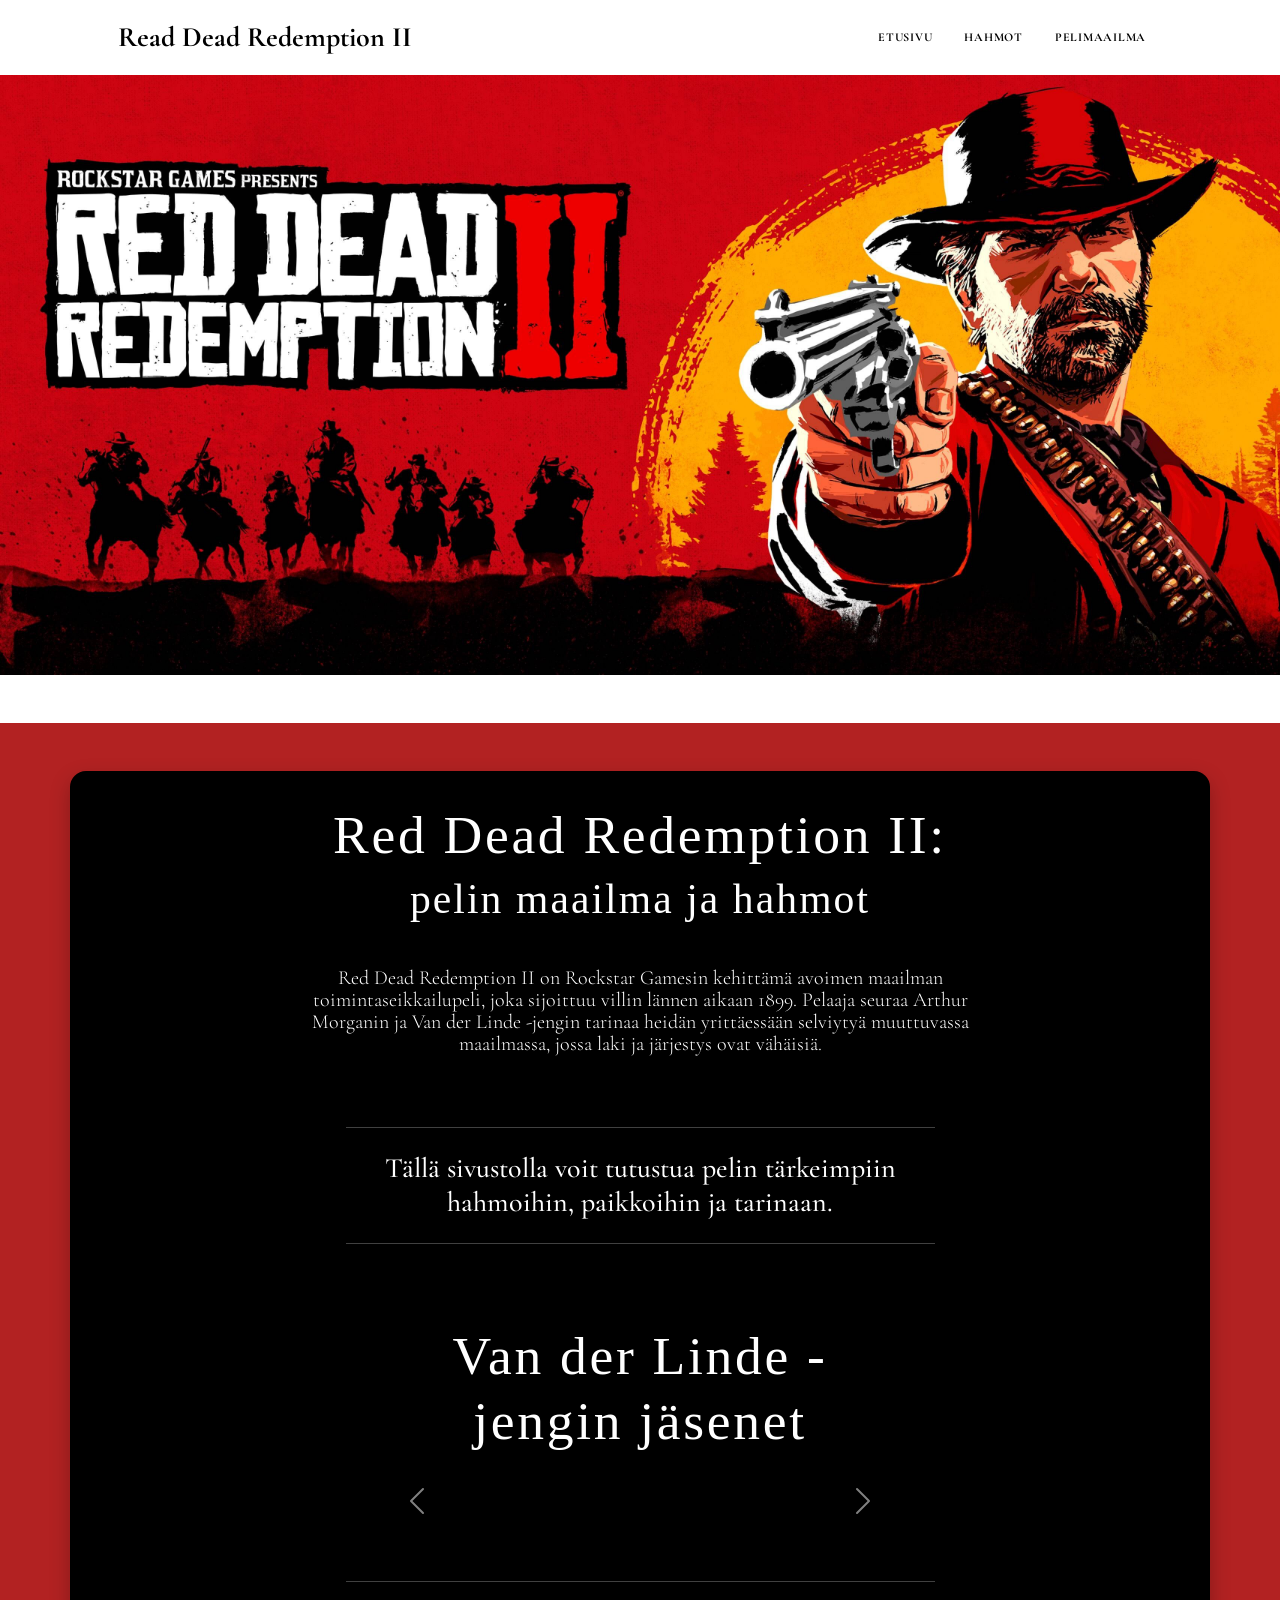
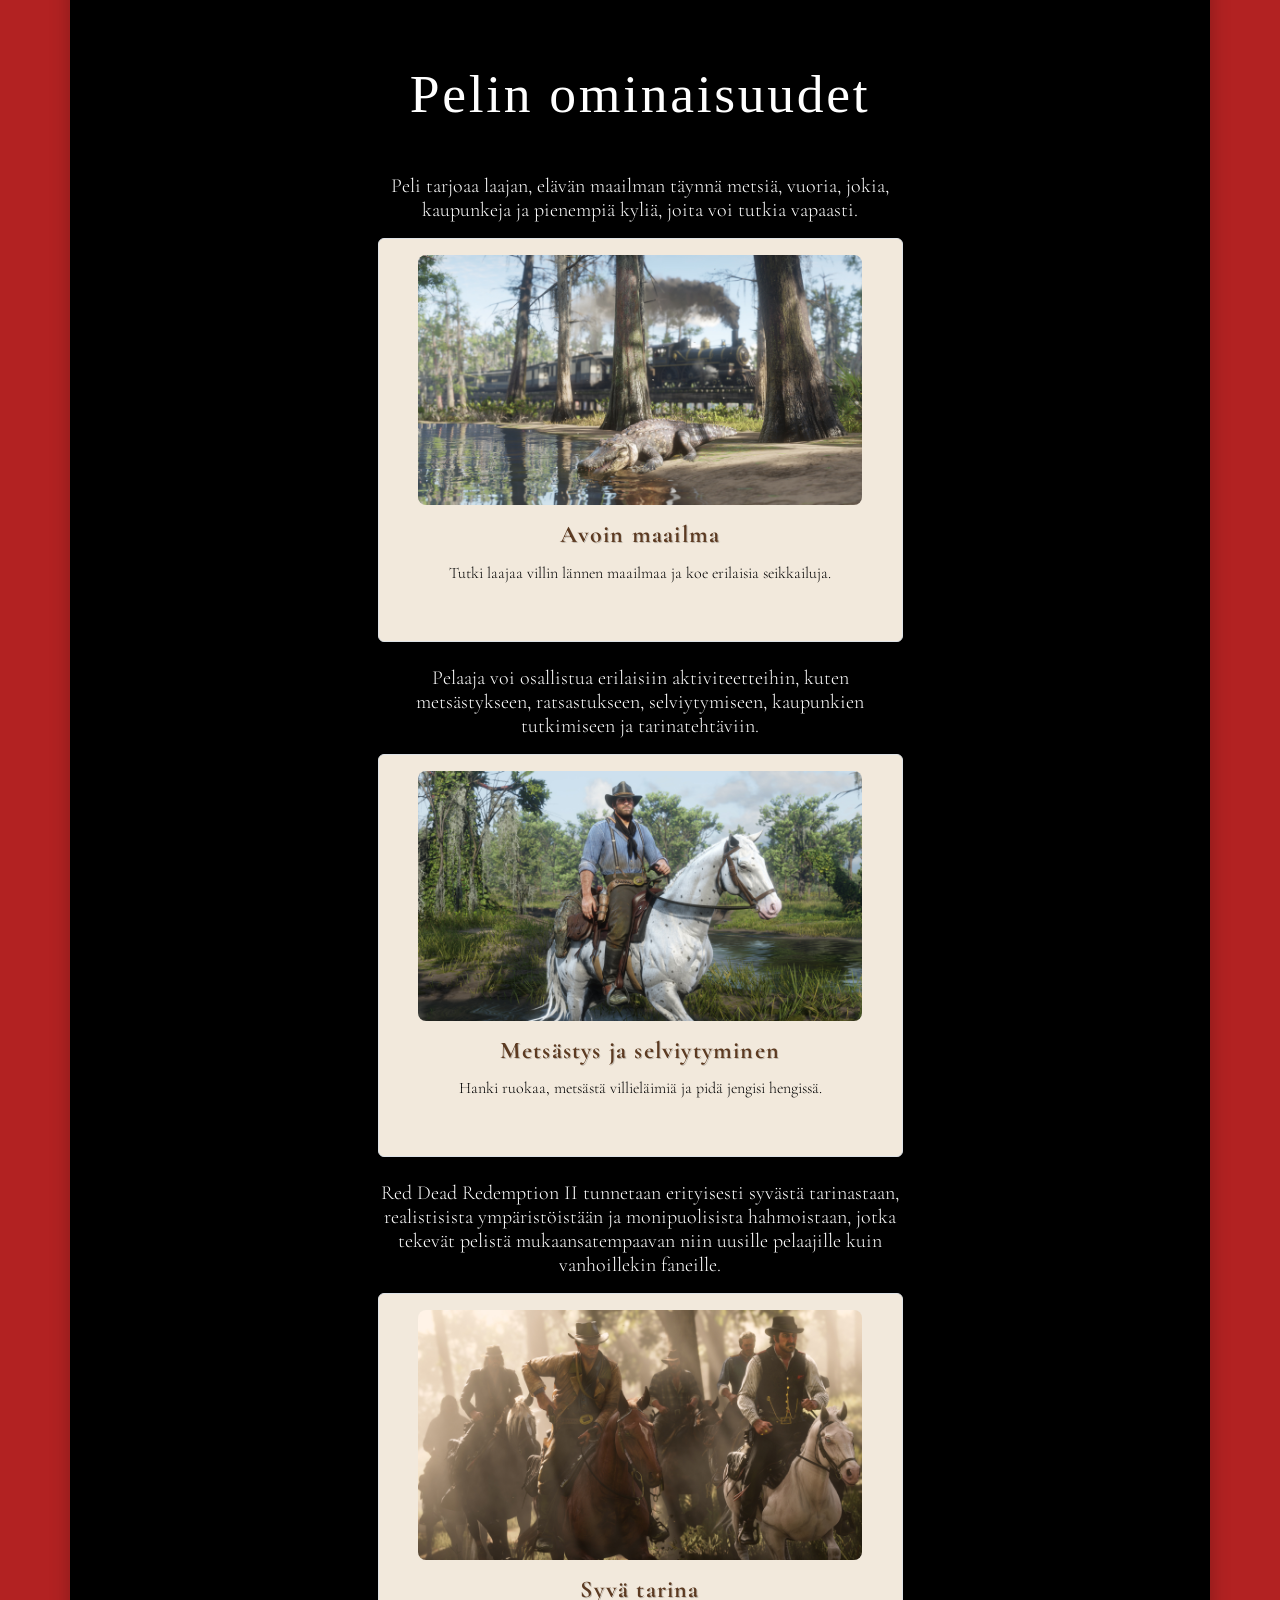
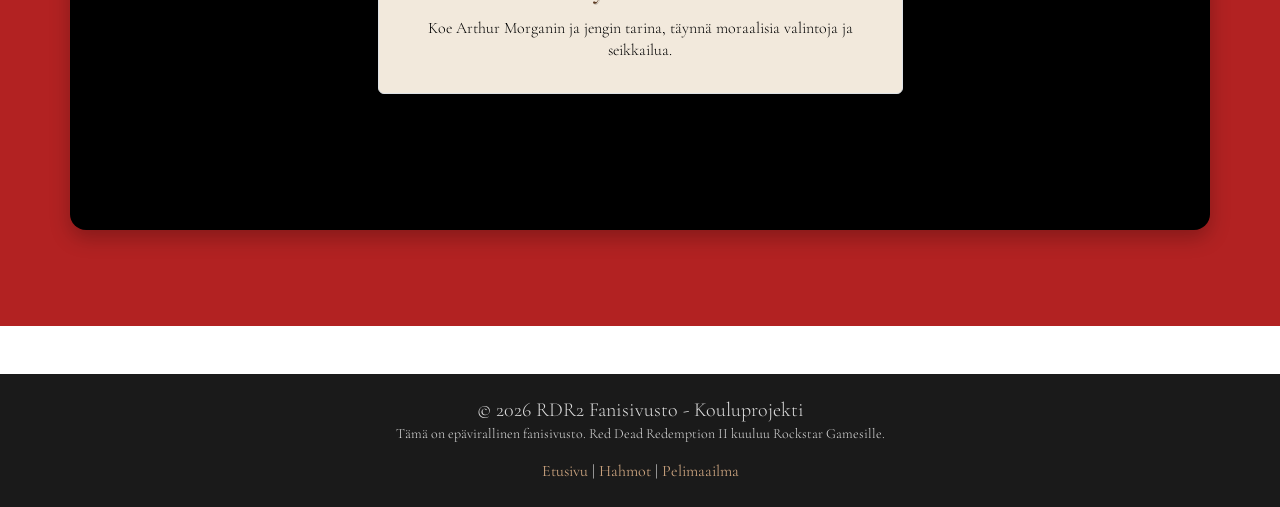
<file: index.html>
<!DOCTYPE html>
<html lang="en">

<head>
    <meta charset="utf-8" />
    <meta name="viewport" content="width=device-width, initial-scale=1 " />
    <meta name="description" content="" />
    <meta name="author" content="" />
    <title>RDRII Fanisivusto </title>
    <!-- Google fontti-->
    <link href="https://fonts.googleapis.com/css2?family=Cormorant+Garamond&family=Smokum&display=swap" rel="stylesheet"
        type="text/css" />
    <!-- Boostrap ja oma CSS-->
    <link href="styles.css" rel="stylesheet" />
    <link href="https://cdn.jsdelivr.net/npm/bootstrap@5.3.2/dist/css/bootstrap.min.css" rel="stylesheet">
    <script src="https://cdn.jsdelivr.net/npm/bootstrap@5.3.2/dist/js/bootstrap.bundle.min.js"></script>
</head>

<body>
    <!-- Navigaatio-->
    <nav class="navbar navbar-expand-lg navbar-light" id="mainNav">
        <div class="container px-4 px-lg-5">
            <a class="navbar-brand" href="index.html">Read Dead Redemption II</a>
            <button class="navbar-toggler" type="button" data-bs-toggle="collapse" data-bs-target="#navbarResponsive"
                aria-controls="navbarResponsive" aria-expanded="false" aria-label="Toggle navigation">
                Menu
                <i class="fas fa-bars"></i>
            </button>
            <div class="collapse navbar-collapse" id="navbarResponsive">
                <ul class="navbar-nav ms-auto py-4 py-lg-0">
                    <li class="nav-item"><a class="nav-link px-lg-3 py-3 py-lg-4" href="index.html">Etusivu</a></li>
                    <li class="nav-item"><a class="nav-link px-lg-3 py-3 py-lg-4" href="characters.html">Hahmot</a></li>
                    <li class="nav-item"><a class="nav-link px-lg-3 py-3 py-lg-4" href="world.html">Pelimaailma</a></li>
                </ul>
            </div>
        </div>
    </nav>

    <!-- Hero Header -->
    <header class="masthead" style="background-image: url('assets/img/home-bg.jpg')">
        <div class="container position-relative px-4 px-lg-5">
        </div>
    </header>

    <!-- Main Content-->
    <main class="page-content" style="color: #FFFFFF;">
        <div class="container px-4 px-lg-5 justify-content-center">
            <div class="row gx-4 gx-lg-5 justify-content-center">
                <!-- Esittelyteksti -->
                <div class="row gx-4 gx-lg-5 justify-content-center">
                    <div class="col-md-12 col-lg-10 col-xl-9">
                        <div class="site-heading">
                            <h1>Red Dead Redemption II: </h1>
                            <h2>pelin maailma ja hahmot </h2><br>
                            <span class="subheading">
                                Red Dead Redemption II on Rockstar Gamesin kehittämä avoimen maailman
                                toimintaseikkailupeli, joka sijoittuu villin lännen aikaan 1899.
                                Pelaaja seuraa Arthur Morganin ja Van der Linde -jengin tarinaa heidän yrittäessään
                                selviytyä muuttuvassa maailmassa, jossa laki ja järjestys ovat vähäisiä.
                                <br>
                            </span>
                        </div>
                    </div>
                </div>
                <!-- Divider-->
                <div class="col-12 col-lg-10 col-xl-7 text-center">
                    <hr class="my-4" />
                </div>

                <div class="col-12 col-lg-10 col-xl-7 text-center">
                    <div class="post-preview">
                        <h3>Tällä sivustolla voit tutustua pelin tärkeimpiin hahmoihin, paikkoihin ja tarinaan.</h3>
                    </div>
                    <!-- Divider-->
                    <hr class="my-4" />

                    <!-- Kuvakaruselli -->
                    <section class="container my-5">
                        <h1 class="text-center mb-4">Van der Linde -jengin jäsenet</h1><br>
                        <div id="Carousel" class="carousel slide" data-bs-ride="carousel">
                            <div class="carousel-inner" id="carousel-content"></div>

                            <button class="carousel-control-prev" type="button" data-bs-target="#Carousel"
                                data-bs-slide="prev" aria-label="Previous slide">
                                <span class="carousel-control-prev-icon" aria-hidden="true"></span>
                            </button>

                            <button class="carousel-control-next" type="button" data-bs-target="#Carousel"
                                data-bs-slide="next" aria-label="Next slide">
                                <span class="carousel-control-next-icon" aria-hidden="true"></span>
                            </button>

                        </div>
                    </section>

                    <script>
                        document.addEventListener("DOMContentLoaded", function () {
                            fetch("https://api.jsonbin.io/v3/b/69ac94f8d0ea881f40fa2c72")
                                .then(response => response.json())
                                .then(data => {
                                    const carousel = document.getElementById("carousel-content");
                                    data.record.forEach((member, index) => {
                                        const item = document.createElement("div");
                                        item.className = "carousel-item" + (index === 0 ? " active" : "");
                                        item.innerHTML = `
                                <img src="${member.image}" class="d-block w-100 img-fluid" alt="${member.name}">
                                <div class="carousel-caption bg-dark bg-opacity-50 rounded p-2">
                                    <h5>${member.name}</h5>
                                    <p>${member.role}</p>
                                    <p>${member.description}</p>
                                </div>
                                `;
                                        carousel.appendChild(item);
                                    });
                                })
                                .catch(err => console.error("JSON fetch error:", err));
                        });
                    </script>

                    <!-- Divider -->
                    <hr class="my-4" />

                    <!--  Pelin ominaisuudet  -->
                    <section class="container my-5">
                        <h1 class="text-center mb-4">Pelin ominaisuudet</h1><br>
                        <div class="row justify-content-center text-center">

                            <br>
                            <div class="post-preview">
                                <p>Peli tarjoaa laajan, elävän maailman täynnä metsiä, vuoria, jokia, kaupunkeja ja
                                    pienempiä kyliä, joita voi tutkia vapaasti.
                            </div>
                            <div class="col-12 mb-4 d-flex">
                                <div class="feature-card p-3 border rounded shadow-sm flex-fill">
                                    <img src="assets/img/open-world.jpg" alt="Avoin maailma" class="img-fluid mb-3" />
                                    <h4>Avoin maailma</h4>
                                    <p>Tutki laajaa villin lännen maailmaa ja koe erilaisia seikkailuja.</p><br>
                                </div>
                            </div>

                            <br>
                            <div class="post-preview">
                                <p>Pelaaja voi osallistua erilaisiin aktiviteetteihin, kuten metsästykseen,
                                    ratsastukseen, selviytymiseen, kaupunkien tutkimiseen ja tarinatehtäviin.</p>
                            </div>
                            <div class="col-12 mb-4 d-flex">
                                <div class="feature-card p-3 border rounded shadow-sm flex-fill">
                                    <img src="assets/img/hunting.jpg" alt="Metsästys" class="img-fluid mb-3" />
                                    <h4>Metsästys ja selviytyminen</h4>
                                    <p>Hanki ruokaa, metsästä villieläimiä ja pidä jengisi hengissä.</p><br>
                                </div>
                            </div>

                            <br>
                            <div class="post-review ">
                                <p>Red Dead Redemption II tunnetaan erityisesti syvästä tarinastaan, realistisista
                                    ympäristöistään ja monipuolisista hahmoistaan, jotka tekevät pelistä
                                    mukaansatempaavan niin uusille pelaajille kuin vanhoillekin faneille.</p>
                            </div>
                            <div class="col-12 mb-4 d-flex">
                                <div class="feature-card p-3 border rounded shadow-sm flex-fill">
                                    <img src="assets/img/story.jpg" alt="Tarina" class="img-fluid mb-3" />
                                    <h4>Syvä tarina</h4>
                                    <p>Koe Arthur Morganin ja jengin tarina, täynnä moraalisia valintoja ja seikkailua.
                                    </p>
                                </div>
                            </div>
                        </div>
                    </section>
                </div>
            </div>
        </div>
    </main>

    <!-- Footer-->
    <footer class="site-footer text-center py-4 mt-5">
        <div class="container">
            <p class="mb-1">© 2026 RDR2 Fanisivusto - Kouluprojekti</p>
            <p class="small">
                Tämä on epävirallinen fanisivusto. Red Dead Redemption II kuuluu Rockstar Gamesille.
            </p>
            <div class="footer-links mt-2">
                <a href="index.html">Etusivu</a> |
                <a href="characters.html">Hahmot</a> |
                <a href="world.html">Pelimaailma</a>
            </div>
        </div>
    </footer>
</body>

</html>
</file>
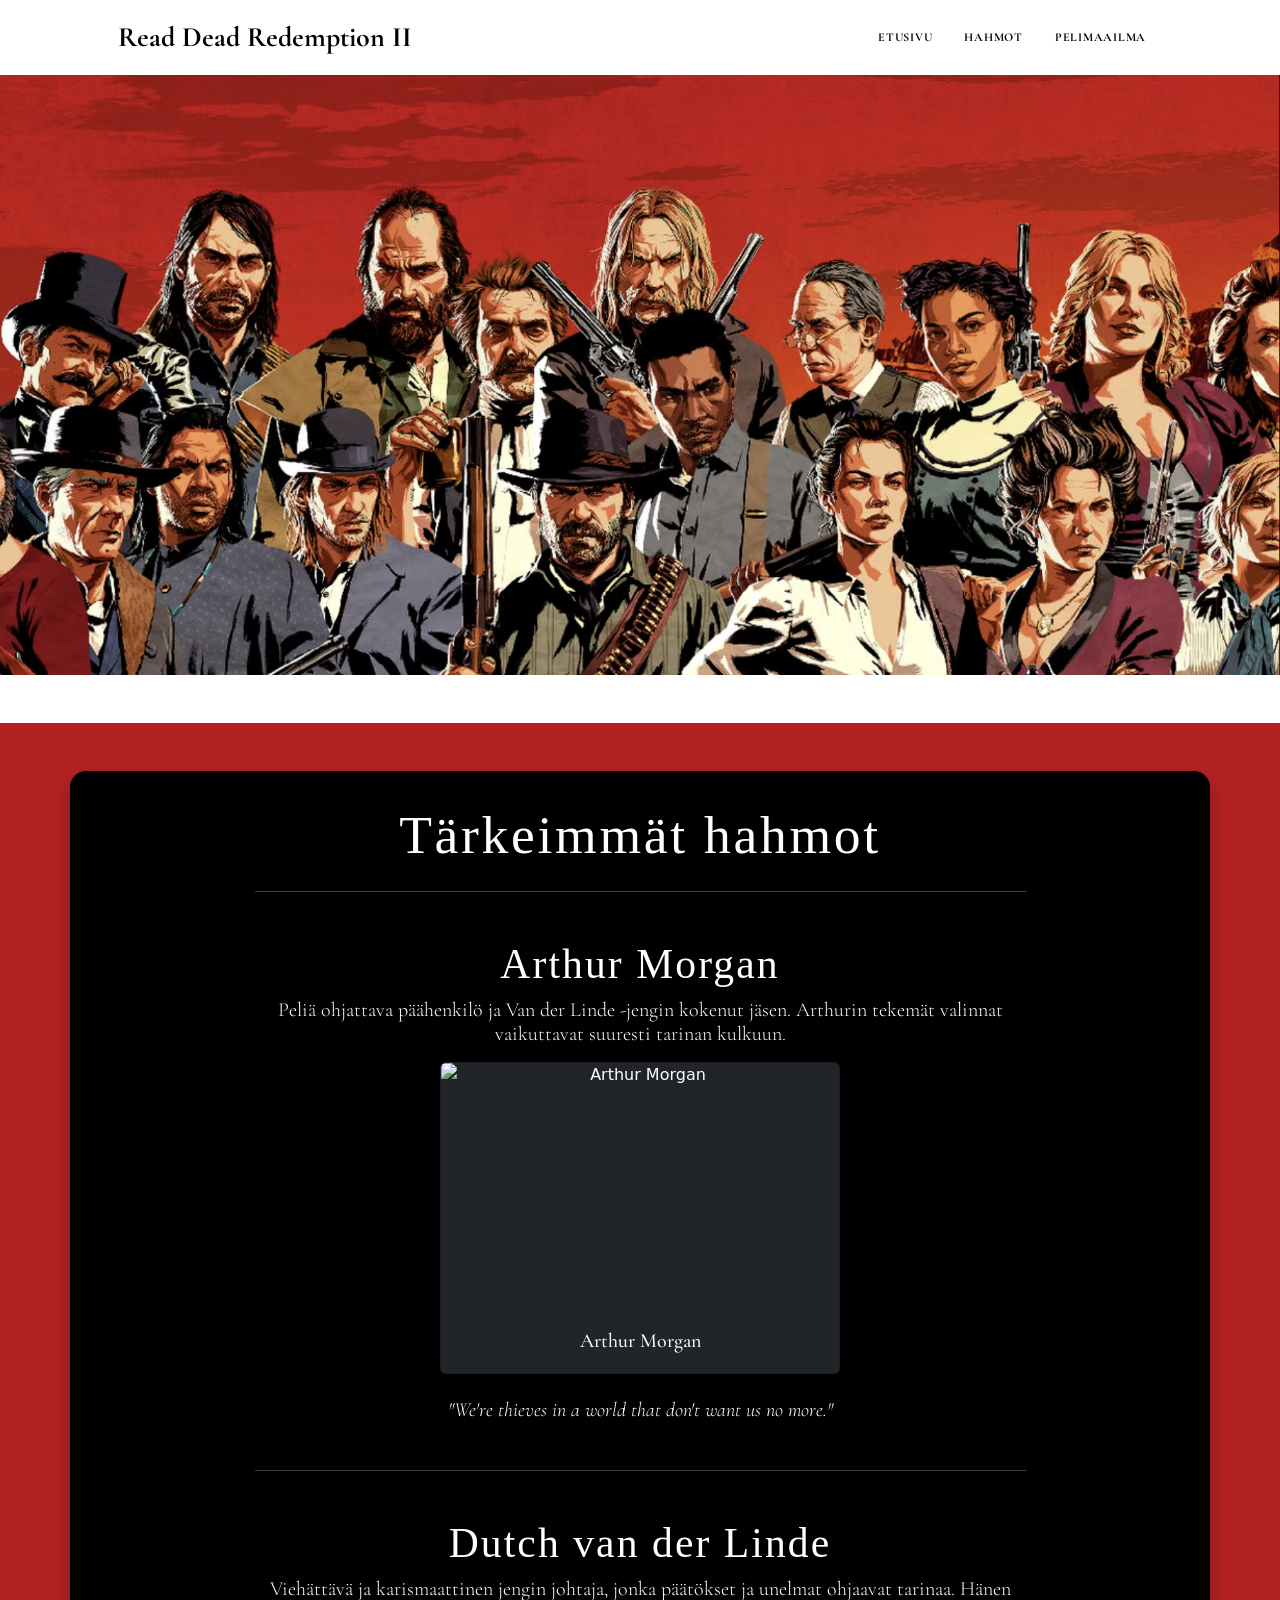
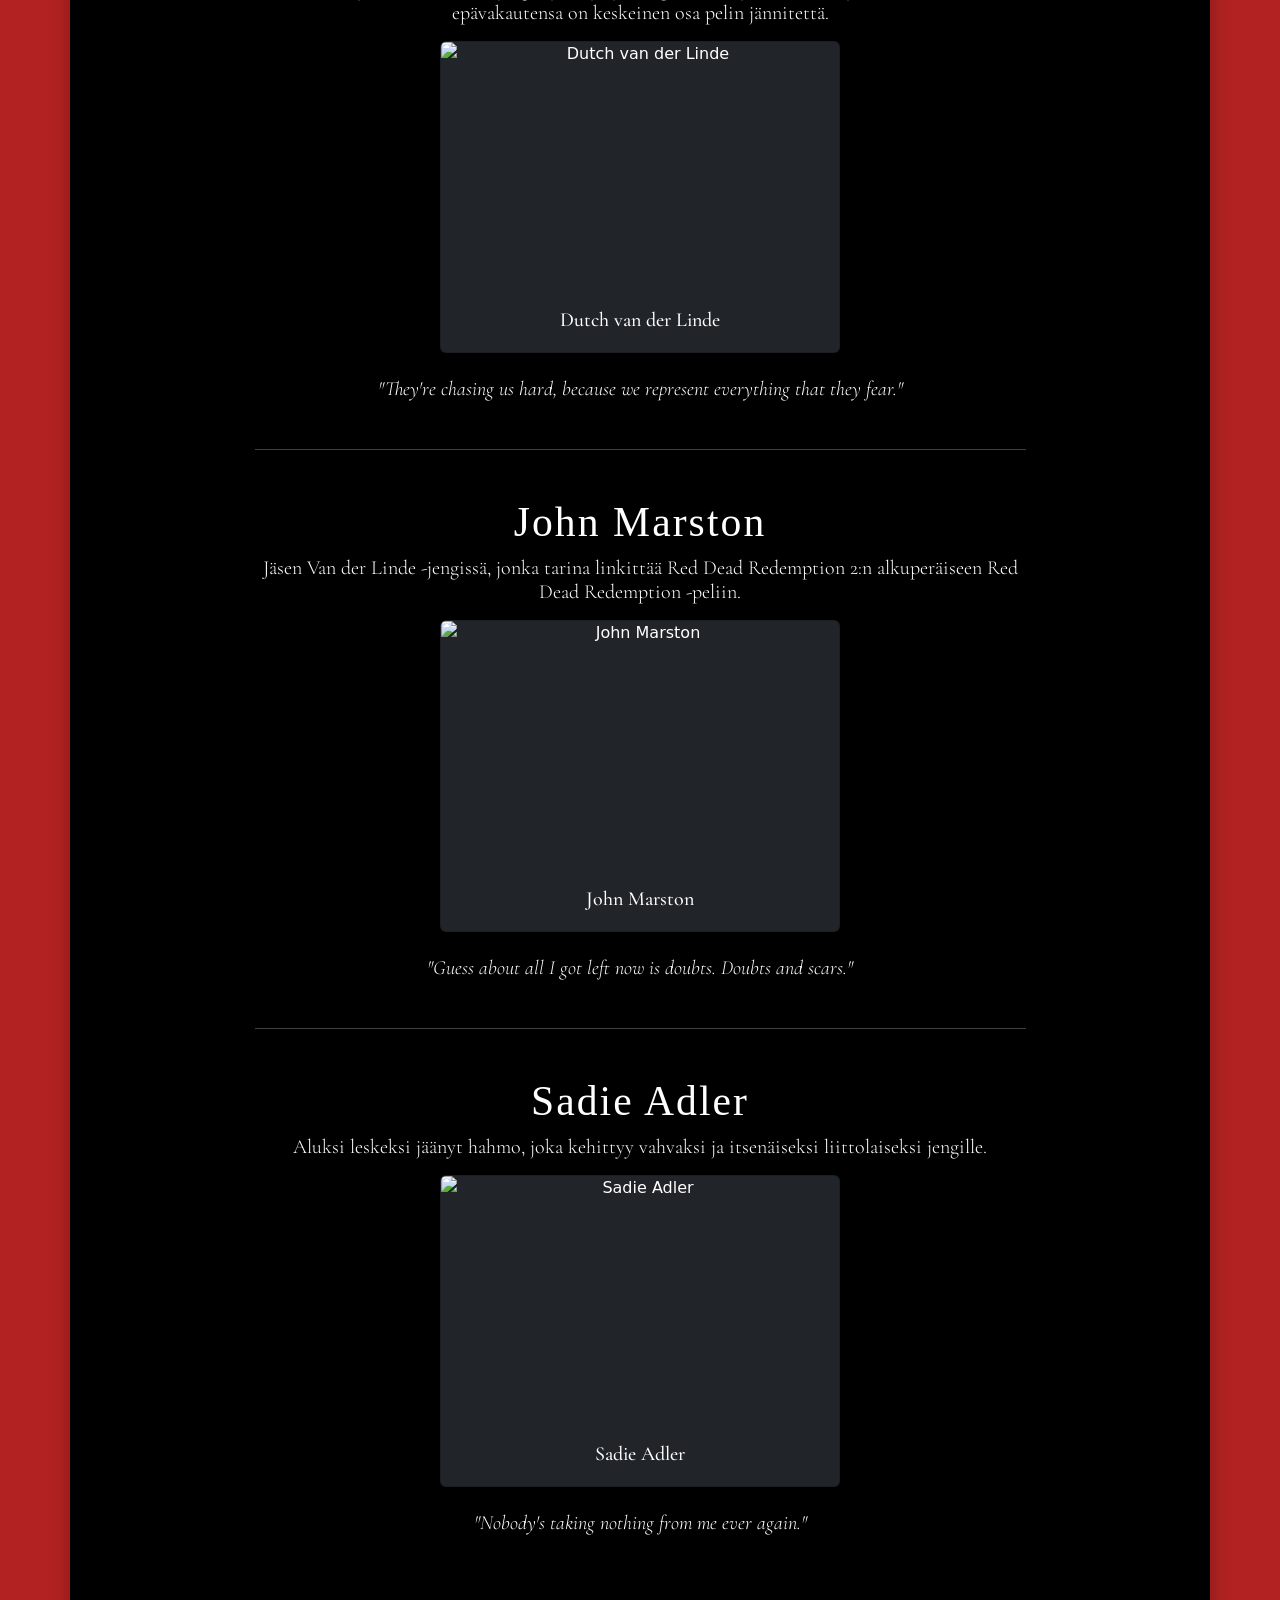
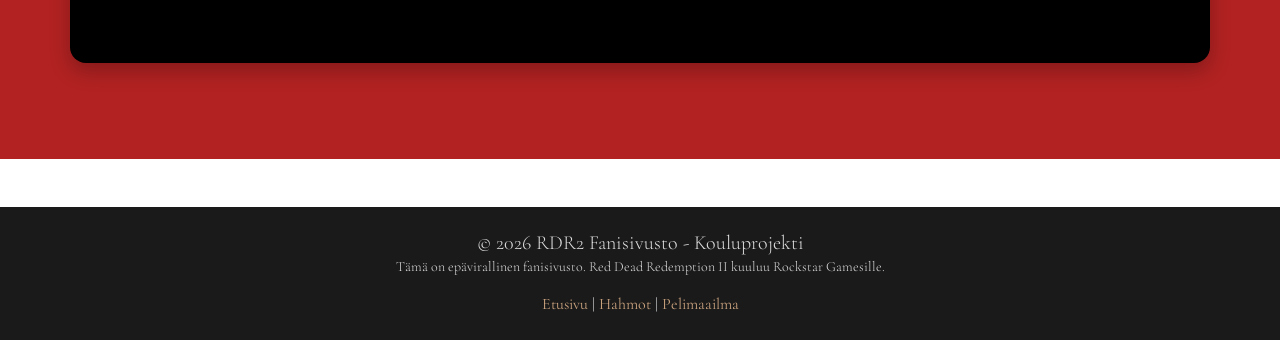
<file: characters.html>
<!DOCTYPE html>
<html lang="en">

<head>
    <meta charset="utf-8" />
    <meta name="viewport" content="width=device-width, initial-scale=1 " />
    <meta name="description" content="" />
    <meta name="author" content="" />
    <title>RDRII Fanisivusto </title>
    <!-- Google fontti-->
    <link href="https://fonts.googleapis.com/css2?family=Cormorant+Garamond&family=Smokum&display=swap" rel="stylesheet"
        type="text/css" />
    <!-- Boostrap ja oma CSS-->
    <link href="styles.css" rel="stylesheet" />
    <link href="https://cdn.jsdelivr.net/npm/bootstrap@5.3.2/dist/css/bootstrap.min.css" rel="stylesheet">
    <script src="https://cdn.jsdelivr.net/npm/bootstrap@5.3.2/dist/js/bootstrap.bundle.min.js"></script>
</head>

<body>
    <!-- Navigaatio-->
    <nav class="navbar navbar-expand-lg navbar-light" id="mainNav">
        <div class="container px-4 px-lg-5">
            <a class="navbar-brand" href="index.html">Read Dead Redemption II</a>
            <button class="navbar-toggler" type="button" data-bs-toggle="collapse" data-bs-target="#navbarResponsive"
                aria-controls="navbarResponsive" aria-expanded="false" aria-label="Toggle navigation">
                Menu
                <i class="fas fa-bars"></i>
            </button>
            <div class="collapse navbar-collapse" id="navbarResponsive">
                <ul class="navbar-nav ms-auto py-4 py-lg-0">
                    <li class="nav-item"><a class="nav-link px-lg-3 py-3 py-lg-4" href="index.html">Etusivu</a></li>
                    <li class="nav-item"><a class="nav-link px-lg-3 py-3 py-lg-4" href="characters.html">Hahmot</a></li>
                    <li class="nav-item"><a class="nav-link px-lg-3 py-3 py-lg-4" href="world.html">Pelimaailma</a></li>
                </ul>
            </div>
        </div>
    </nav>

    <!-- Hero Header -->
    <header class="masthead" style="background-image: url('assets/img/gang.png')">
        <div class="container position-relative px-4 px-lg-5">
        </div>
    </header>

    <!-- Main Content -->
    <main class="page-content" style="color: #FFFFFF;">
        <div class="container px-4 px-lg-5 justify-content-center">
            <!-- Esittelyteksti -->
            <div class="row gx-4 gx-lg-5 justify-content-center">
                <div class="col-md-12 col-lg-10 col-xl-9">
                    <div class="site-heading">
                        <h1>Tärkeimmät hahmot</h1>
                        <!-- Divider-->
                        <hr class="my-4" />
                        <!-- Arthur Morgan -->
                        <section class="my-5">
                            <h2>Arthur Morgan</h2>
                            <p>Peliä ohjattava päähenkilö ja Van der Linde -jengin kokenut jäsen.
                                Arthurin tekemät valinnat vaikuttavat suuresti tarinan kulkuun.</p>
                            <div class="card text-center bg-dark text-white shadow-sm mx-auto"
                                style="max-width: 400px;">
                                <img id="arthur-image" class="card-img-top img-fluid" alt="Arthur Morgan"
                                    style="object-fit: cover; object-position: top center; height: 250px;">
                                <div class="card-body">
                                    <h5 class="card-title">Arthur Morgan</h5>
                                    <h6 class="card-subtitle mb-2 " id="arthur-role"></h6>
                                </div>
                            </div>
                            <p><br><i> "We're thieves in a world that don't want us no more."</i></p>
                        </section>

                        <!-- Dutch van der Linde  -->
                        <section class="my-5">
                            <hr class="my-4" /><br>
                            <h2>Dutch van der Linde</h2>
                            <p>Viehättävä ja karismaattinen jengin johtaja, jonka päätökset ja unelmat ohjaavat tarinaa.
                                Hänen epävakautensa on keskeinen osa pelin jännitettä.</p>

                            <div class="card text-center bg-dark text-white shadow-sm mx-auto"
                                style="max-width: 400px;">
                                <img id="dutch-image" class="card-img-top img-fluid" alt="Dutch van der Linde"
                                    style="object-fit: cover; object-position: center 27%; height: 250px;">
                                <div class="card-body">
                                    <h5 class="card-title">Dutch van der Linde</h5>
                                    <h6 class="card-subtitle mb-2 " id="dutch-role"></h6>
                                </div>
                            </div>
                            <p><br><i> "They're chasing us hard, because we represent everything that they fear."</i>
                            </p>
                        </section>

                        <!-- John Marston -->
                        <section class="my-5">
                            <hr class="my-4" /><br>
                            <h2>John Marston</h2>
                            <p>Jäsen Van der Linde -jengissä, jonka tarina linkittää Red Dead Redemption 2:n
                                alkuperäiseen Red Dead Redemption -peliin.</p>

                            <div class="card text-center bg-dark text-white shadow-sm mx-auto"
                                style="max-width: 400px;">
                                <img id="john-image" class="card-img-top img-fluid" alt="John Marston"
                                    style="object-fit: cover; object-position: center 30%; height: 250px;">
                                <div class="card-body">
                                    <h5 class="card-title">John Marston</h5>
                                    <h6 class="card-subtitle mb-2" id="john-role"></h6>
                                </div>
                            </div>
                            <p><br><i> "Guess about all I got left now is doubts. Doubts and scars."</i></p>
                        </section>

                        <!-- Sadie Adler  -->
                        <section class="my-5">
                            <hr class="my-4" /><br>
                            <h2>Sadie Adler</h2>
                            <p>Aluksi leskeksi jäänyt hahmo, joka kehittyy vahvaksi ja itsenäiseksi liittolaiseksi
                                jengille.</p>
                            <div class="card text-center bg-dark text-white shadow-sm mx-auto"
                                style="max-width: 400px;">
                                <img id="sadie-image" class="card-img-top img-fluid" alt="Sadie Adler"
                                    style="object-fit: cover; object-position: top; height: 250px;">
                                <div class="card-body">
                                    <h5 class="card-title">Sadie Adler</h5>
                                    <h6 class="card-subtitle mb-2 " id="sadie-role"></h6>
                                </div>
                            </div>
                            <p><br><i> "Nobody's taking nothing from me ever again."</i></p>
                        </section>

                        <script>
                            document.addEventListener("DOMContentLoaded", function () {
                                const jsonURL = "https://api.jsonbin.io/v3/b/69ac94f8d0ea881f40fa2c72";

                                fetch(jsonURL)
                                    .then(response => response.json())
                                    .then(data => {
                                        const members = data.record || [];

                                        // Funktio yhdelle hahmolle
                                        function setCharacter(idPrefix, characterName) {
                                            const charData = members.find(member => member.name === characterName);
                                            if (charData) {
                                                document.getElementById(`${idPrefix}-image`).src = charData.image;
                                                document.getElementById(`${idPrefix}-role`).textContent = charData.role;
                                            }
                                        }

                                        setCharacter("arthur", "Arthur Morgan");
                                        setCharacter("dutch", "Dutch van der Linde");
                                        setCharacter("john", "John Marston");
                                        setCharacter("sadie", "Sadie Adler");
                                    })
                                    .catch(err => console.error("JSON fetch error:", err));
                            });
                        </script>
                    </div>
                </div>
            </div>
    </main>

    <!-- Footer-->
    <footer class="site-footer text-center py-4 mt-5">
        <div class="container">
            <p class="mb-1">© 2026 RDR2 Fanisivusto - Kouluprojekti</p>
            <p class="small">
                Tämä on epävirallinen fanisivusto. Red Dead Redemption II kuuluu Rockstar Gamesille.
            </p>
            <div class="footer-links mt-2">
                <a href="index.html">Etusivu</a> |
                <a href="characters.html">Hahmot</a> |
                <a href="world.html">Pelimaailma</a>
            </div>
        </div>
    </footer>
</body>

</html>
</file>
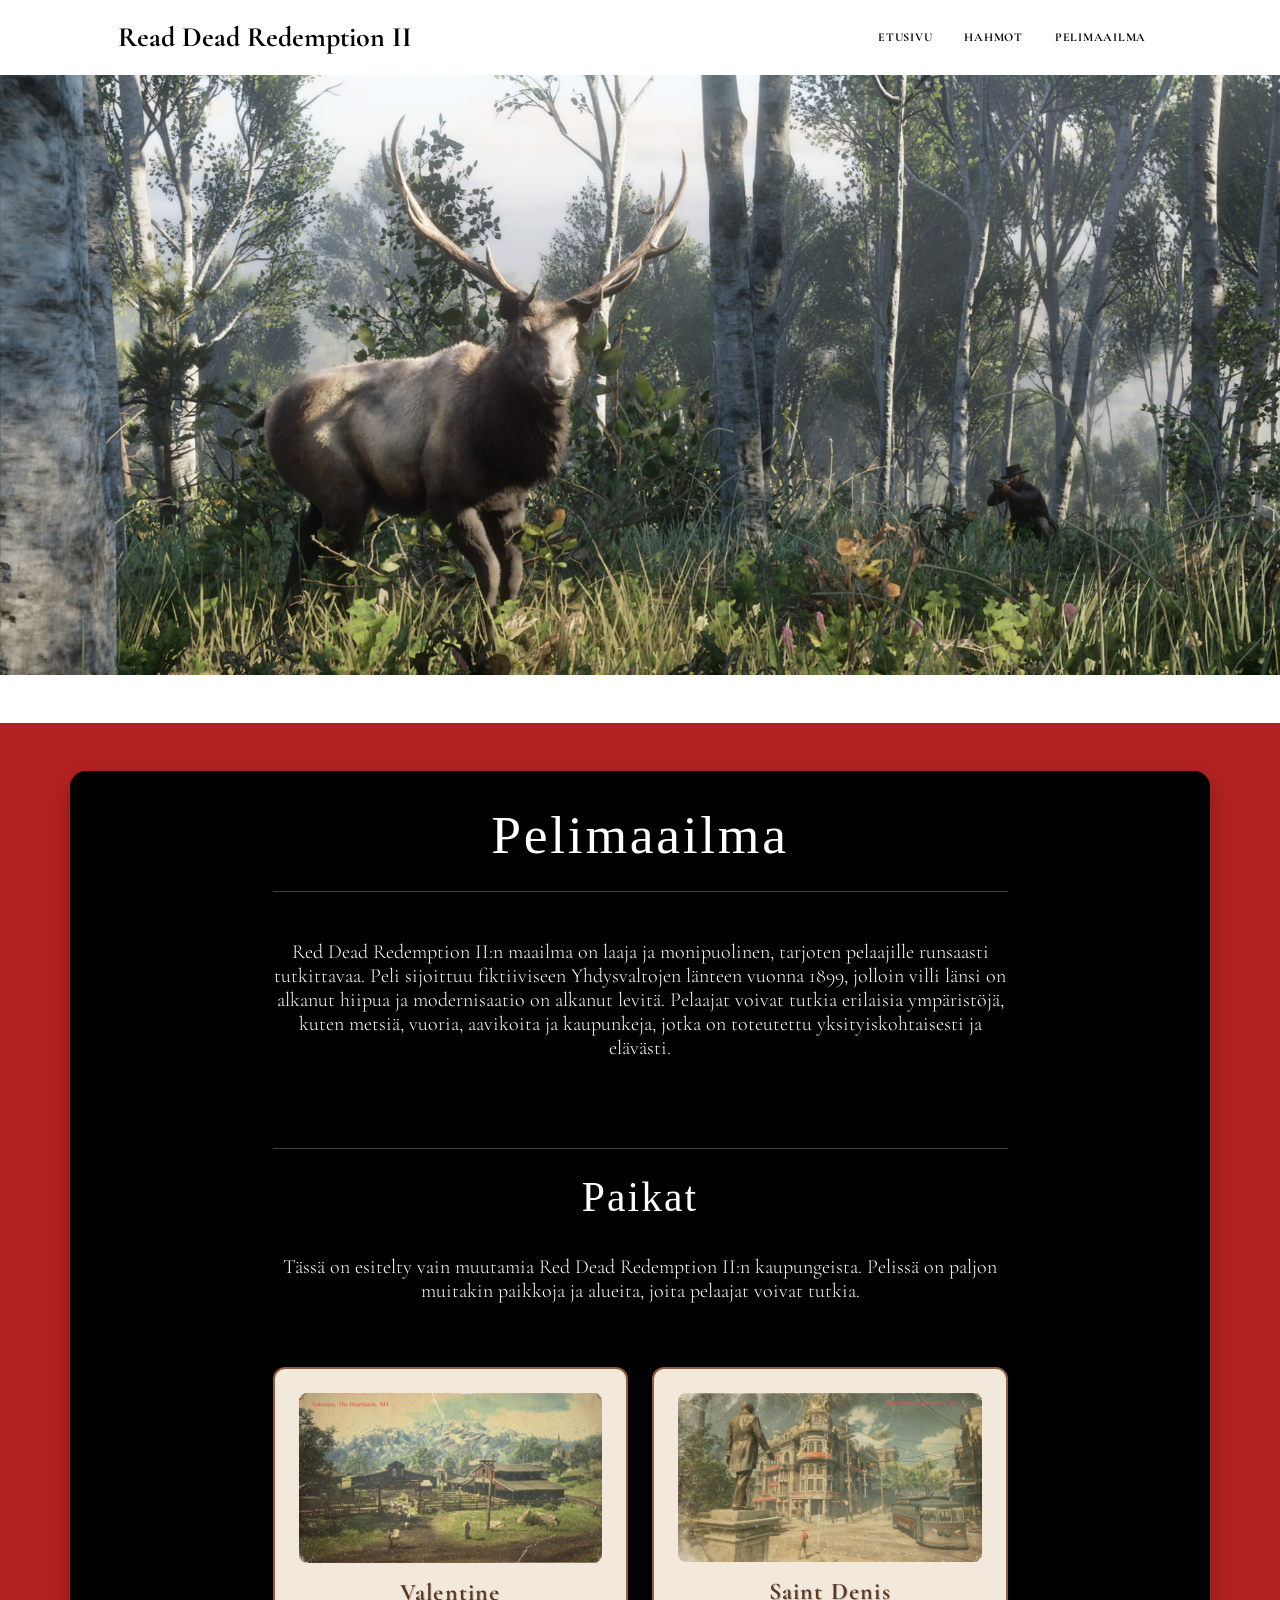
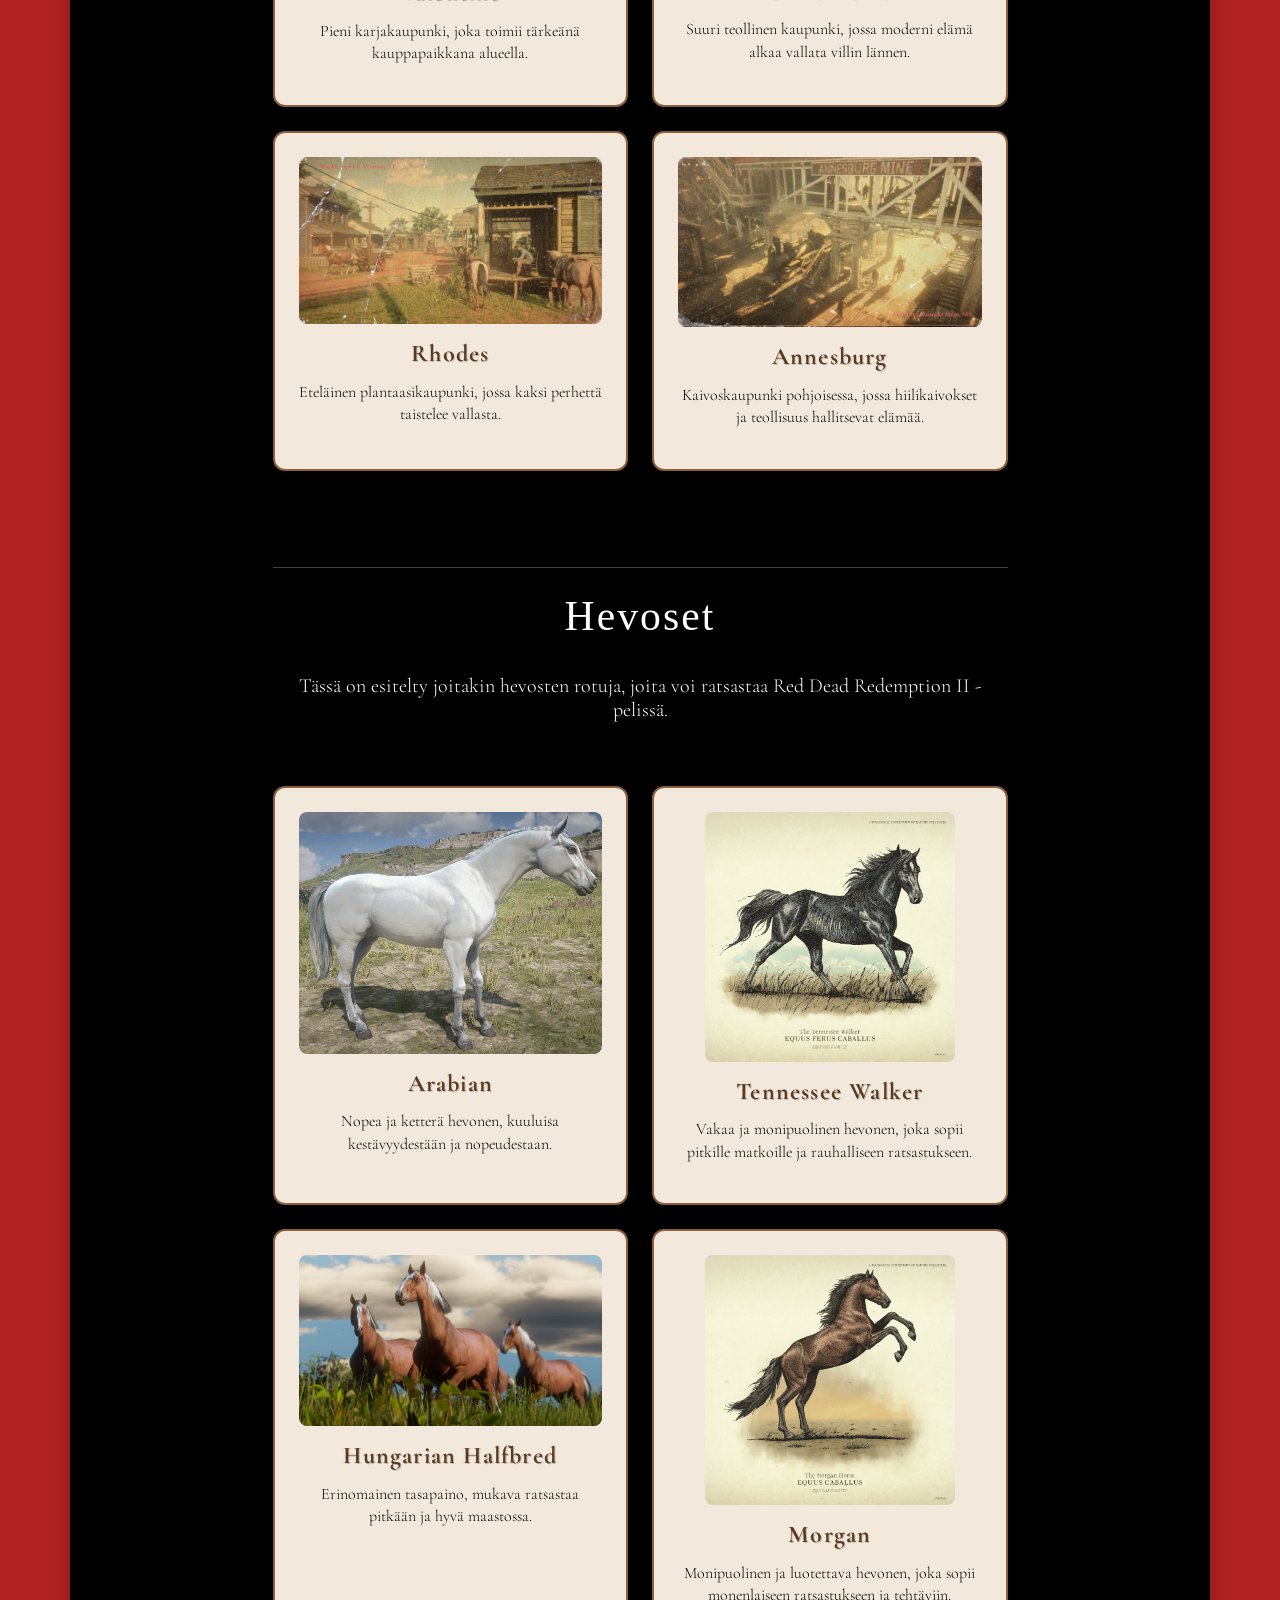
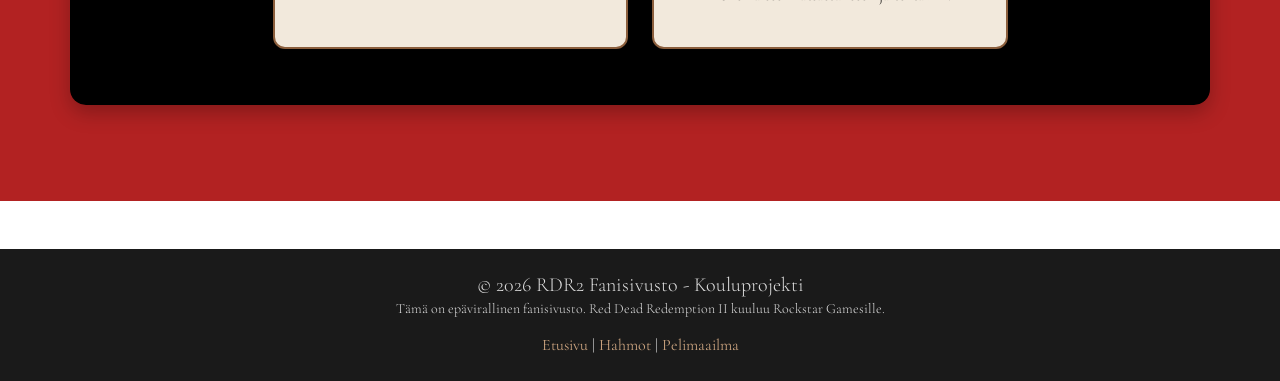
<file: world.html>
<!DOCTYPE html>
<html lang="en">

<head>
  <meta charset="utf-8" />
  <meta name="viewport" content="width=device-width, initial-scale=1 " />
  <meta name="description" content="" />
  <meta name="author" content="" />
  <title>RDRII Fanisivusto </title>
  <!-- Google fontti-->
  <link href="https://fonts.googleapis.com/css2?family=Cormorant+Garamond&family=Smokum&display=swap" rel="stylesheet"
    type="text/css" />
  <!-- Boostrap ja oma CSS-->
  <link href="styles.css" rel="stylesheet" />
  <link href="https://cdn.jsdelivr.net/npm/bootstrap@5.3.2/dist/css/bootstrap.min.css" rel="stylesheet">
  <script src="https://cdn.jsdelivr.net/npm/bootstrap@5.3.2/dist/js/bootstrap.bundle.min.js"></script>
</head>

<body>
  <!-- Navigaatio-->
  <nav class="navbar navbar-expand-lg navbar-light" id="mainNav">
    <div class="container px-4 px-lg-5">
      <a class="navbar-brand" href="index.html">Read Dead Redemption II</a>
      <button class="navbar-toggler" type="button" data-bs-toggle="collapse" data-bs-target="#navbarResponsive"
        aria-controls="navbarResponsive" aria-expanded="false" aria-label="Toggle navigation">
        Menu
        <i class="fas fa-bars"></i>
      </button>
      <div class="collapse navbar-collapse" id="navbarResponsive">
        <ul class="navbar-nav ms-auto py-4 py-lg-0">
          <li class="nav-item"><a class="nav-link px-lg-3 py-3 py-lg-4" href="index.html">Etusivu</a></li>
          <li class="nav-item"><a class="nav-link px-lg-3 py-3 py-lg-4" href="characters.html">Hahmot</a></li>
          <li class="nav-item"><a class="nav-link px-lg-3 py-3 py-lg-4" href="world.html">Pelimaailma</a></li>
        </ul>
      </div>
    </div>
  </nav>

  <!-- Hero Header -->
  <header class="masthead" style="background-image: url('assets/img/world-bg.png')">
    <div class="container position-relative px-4 px-lg-5">
    </div>
  </header>

  <!-- Main Content-->
  <main class="page-content" style="color: #FFFFFF;">
    <div class="container px-4 px-lg-5 justify-content-center">
      <div class="row gx-4 gx-lg-5 justify-content-center">
        <!-- Esittelyteksti -->
        <div class="row gx-4 gx-lg-5 justify-content-center">
          <div class="col-md-12 col-lg-10 col-xl-9">
            <div class="site-heading">
              <h1>Pelimaailma</h1>
              <!-- Divider-->
              <hr class="my-4" /><br>
              <p>Red Dead Redemption II:n maailma on laaja ja monipuolinen, tarjoten pelaajille runsaasti tutkittavaa.
                Peli sijoittuu fiktiiviseen Yhdysvaltojen länteen vuonna 1899, jolloin villi länsi on alkanut hiipua ja
                modernisaatio on alkanut levitä.
                Pelaajat voivat tutkia erilaisia ympäristöjä, kuten metsiä, vuoria, aavikoita ja kaupunkeja, jotka on
                toteutettu yksityiskohtaisesti ja elävästi.</p>
            </div>
            <!-- Divider-->
            <hr class="my-4" />
          </div>

          <!-- Paikat kortit -->
          <div class="col-md-12 col-lg-10 col-xl-9">
            <div class="site-heading">
              <h2>Paikat</h2><br>
              <p>Tässä on esitelty vain muutamia Red Dead Redemption II:n kaupungeista.
                Pelissä on paljon muitakin paikkoja ja alueita, joita pelaajat voivat tutkia.</p>
            </div>

            <div class="row justify-content-center text-center">
              <div class="col-md-6 mb-4 d-flex">
                <div class="feature-card flex-fill">
                  <img src="assets/img/valentine.png" alt="Valentine" class="img-fluid mb-3">
                  <h4>Valentine</h4>
                  <p>Pieni karjakaupunki, joka toimii tärkeänä kauppapaikkana alueella.</p>
                </div>
              </div>

              <div class="col-md-6 mb-4 d-flex">
                <div class="feature-card flex-fill">
                  <img src="assets/img/saint-denis.png" alt="Saint Denis" class="img-fluid mb-3">
                  <h4>Saint Denis</h4>
                  <p>Suuri teollinen kaupunki, jossa moderni elämä alkaa vallata villin lännen.</p>
                </div>
              </div>

              <div class="col-md-6 mb-4 d-flex">
                <div class="feature-card flex-fill">
                  <img src="assets/img/rhodes.png" alt="Rhodes" class="img-fluid mb-3">
                  <h4>Rhodes</h4>
                  <p>Eteläinen plantaasikaupunki, jossa kaksi perhettä taistelee vallasta.</p>
                </div>
              </div>

              <div class="col-md-6 mb-4 d-flex">
                <div class="feature-card flex-fill">
                  <img src="assets/img/annesburg.png" alt="Annesburg" class="img-fluid mb-3">
                  <h4>Annesburg</h4>
                  <p>Kaivoskaupunki pohjoisessa, jossa hiilikaivokset ja teollisuus hallitsevat elämää.</p>
                </div>
              </div>
            </div>
          </div>
          <!-- Hevoset kortit -->
          <div class="col-md-12 col-lg-10 col-xl-9 mt-5">
            <!-- Divider-->
            <hr class="my-4" />

            <div class="site-heading">
              <h2>Hevoset</h2><br>
              <p>Tässä on esitelty joitakin hevosten rotuja, joita voi ratsastaa Red Dead Redemption II -pelissä.</p>
            </div>
            <div class="row justify-content-center text-center">
              <div class="col-md-6 mb-4 d-flex">
                <div class="feature-card flex-fill">
                  <img src="assets/img/arabian.png" alt="Arabian" class="img-fluid mb-3">
                  <h4>Arabian</h4>
                  <p>Nopea ja ketterä hevonen, kuuluisa kestävyydestään ja nopeudestaan.</p>
                </div>
              </div>

              <div class="col-md-6 mb-4 d-flex">
                <div class="feature-card flex-fill">
                  <img src="assets/img/tennessee-walker.png" alt="Tennessee Walker" class="img-fluid mb-3">
                  <h4>Tennessee Walker</h4>
                  <p>Vakaa ja monipuolinen hevonen, joka sopii pitkille matkoille ja rauhalliseen ratsastukseen.</p>
                </div>
              </div>

              <div class="col-md-6 mb-4 d-flex">
                <div class="feature-card flex-fill">
                  <img src="assets/img/hungarian-halfbred.jpg" alt="Hungarian Halfbred" class="img-fluid mb-3">
                  <h4>Hungarian Halfbred</h4>
                  <p>Erinomainen tasapaino, mukava ratsastaa pitkään ja hyvä maastossa.</p>
                </div>
              </div>

              <div class="col-md-6 mb-4 d-flex">
                <div class="feature-card flex-fill">
                  <img src="assets/img/morgan.png" alt="Morgan" class="img-fluid mb-3">
                  <h4>Morgan</h4>
                  <p>Monipuolinen ja luotettava hevonen, joka sopii monenlaiseen ratsastukseen ja tehtäviin.</p>
                </div>
              </div>
            </div>
          </div>
        </div>
      </div>
    </div>
  </main>

  <!-- Footer-->
  <footer class="site-footer text-center py-4 mt-5">
    <div class="container">
      <p class="mb-1">© 2026 RDR2 Fanisivusto - Kouluprojekti</p>

      <p class="small">
        Tämä on epävirallinen fanisivusto. Red Dead Redemption II kuuluu Rockstar Gamesille.
      </p>

      <div class="footer-links mt-2">
        <a href="index.html">Etusivu</a> |
        <a href="characters.html">Hahmot</a> |
        <a href="world.html">Pelimaailma</a>
      </div>
    </div>
  </footer>

</body>

</html>
</file>
<file: styles.css>
@charset "UTF-8";

/* ---- SCROLL SMOOTH ---- */
@media (prefers-reduced-motion: no-preference) {
  :root {
    scroll-behavior: smooth;
  }
}


/* ---- PERUSFONTIT JA TYYLIT ---- */

.page-content {
  background-color: #B22222;
  padding: 3rem 1rem;
  min-height: 100vh;
  color: #212529;
}

.page-content .container {
  background-color: #000000;
  padding: 2rem;
  border-radius: 1rem;
  box-shadow: 0 8px 20px rgba(0, 0, 0, 0.25);
  margin-bottom: 3rem;
}


body {
  font-family: 'Cormorant Garamond', serif;
  font-size: 1.25rem;
  margin: 0;
  line-height: var(--bs-body-line-height);
  text-align: var(--bs-body-text-align);
  background-color: #D5D3D2;
  -webkit-text-size-adjust: 100%;
  -webkit-tap-highlight-color: rgba(0, 0, 0, 0);
}

p,
.p,
h3,
.h3,
h4,
.h4,
h5,
.h5,
h6,
.h6 {
  margin-top: 0;
  margin-bottom: 0.5rem;
  font-family: Cormorant Garamond, -apple-system, BlinkMacSystemFont, "Segoe UI", Roboto, "Helvetica Neue", Arial, sans-serif,
    "Apple Color Emoji", "Segoe UI Emoji", "Segoe UI Symbol", "Noto Color Emoji";
  font-weight: 800;
  line-height: 1.2;
}

p {
  margin-bottom: 1rem;
  font-weight: lighter;
}

h1,
.h1,
h2,
.h2 {
  font-family: 'Smokum', cursive;
  font-weight: 700;
  letter-spacing: 0.05em;
  text-shadow: 1px 1px 0 #00000033;
}

h1,
.h1 {
  font-size: calc(1.375rem + 1.5vw);
}

h2,
.h2 {
  font-size: calc(1.325rem + 0.9vw);
}

h3,
.h3 {
  font-size: calc(1.3rem + 0.6vw);
}

h4,
.h4 {
  font-size: calc(1.275rem + 0.3vw);
}

h5,
.h5 {
  font-size: 1.25rem;
}

h6,
.h6 {
  font-size: 1rem;
}

@media (min-width: 1200px) {

  h1,
  .h1 {
    font-size: 3.5rem;
  }

  h2,
  .h2 {
    font-size: 2rem;
  }

  h3,
  .h3 {
    font-size: 1.75rem;
  }

  h4,
  .h4 {
    font-size: 1.5rem;
  }

  p {
    font-size: 1.25rem;
    font-weight: lighter;
  }
}


/* ---- HR JA BLOCKQUOTE ---- */
hr {
  margin: 1rem 0;
  border: 0;
  border-top: 1px solid;
  color: inherit;
  opacity: 0.25;
}

blockquote {
  font-style: italic;
  color: #6c757d;
}

p a {
  text-decoration: underline;
}


/* ---- HERO HEADER ---- */
header.masthead {
  background-size: cover;
  background-position: top left;
  background-repeat: no-repeat;
  background-color: #B22222;
  min-height: 600px;
  position: relative;
  margin-bottom: 3rem;
  padding-top: 5rem;
  padding-bottom: 10rem;
  background-attachment: scroll;
  z-index: 1;
}

/*  TABLET näytöt */
@media (min-width: 768px) and (max-width: 991px) {
  header.masthead {
    min-height: 500px;
    position: relative;
    background-size: cover;
    background-repeat: no-repeat;
    background-position: 50% 35%-40%;
    padding-top: 4rem;
    padding-bottom: 6rem;
  }

  header.masthead img {
    width: 100%;
    height: 100%;
    object-fit: cover;
    object-position: bottom 90%;
  }
}



/*  MOBILE näytöt */
@media (max-width: 768px) {
  header.masthead {
    min-height: 50px;
    background-size: cover;
    background-position: top left;
    padding-top: 3rem;
    padding-bottom: 5rem;
    margin-left: 3px;
    margin-right: 3px;
    overflow: hidden;
  }
}

/* Tekstin tyyli headerissa */
.page-content .site-heading {
  color: #fff;
  text-align: center;
  padding-bottom: 3rem;
}

.page-content h1 {
  font-size: calc(1.75rem + 2vw);
}

.page-content .site-heading h2 {
  font-size: calc(1rem + 2vw);
}

.page-content .site-heading .subheading {
  font-size: 1.25rem;
  font-weight: 300;
  line-height: 1.1;
  margin-top: 0.625rem;
  font-family: "Cormorant Garamond", serif;
  display: block;
}


/* ---- NAVIGAATIO ---- */
#mainNav {
  position: relative;
  top: 0;
  left: 0;
  right: 0;
  z-index: 1030;
  border-bottom: 1px solid #dee2e6;
  background-color: #ededed;
  font-family: "Cormorant Garamond", serif;
  min-height: 50px;
  /* pienempi korkeus */
  padding-top: 0.25rem;
  padding-bottom: 0.25rem;
}

/* Navbar brand ja linkit */
#mainNav .navbar-brand {
  font-weight: 800;
  padding-top: 0.25rem;
  padding-bottom: 0.25rem;
}

#mainNav .navbar-toggler {
  font-size: 0.75rem;
  font-weight: 800;
  padding: 0.75rem 0.75rem;
  text-transform: uppercase;
}

#mainNav .navbar-nav>li.nav-item>a.nav-link {
  font-size: 0.75rem;
  font-weight: 800;
  letter-spacing: 0.0625em;
  text-transform: uppercase;
  padding-top: 0.5rem;
  padding-bottom: 0.5rem;
}

/* ---- NAVBAR SUURET NÄYTÖT ---- */
@media (min-width: 992px) {
  #mainNav {
    border-bottom: 1px solid transparent;
    background: #FFFFFF;
    transition: background-color 0.2s;
    transform: translate3d(0, 0, 0);
    backface-visibility: hidden;
  }

  #mainNav .navbar-brand {
    color: black;
    font-size: 1.75rem;
  }

  #mainNav .navbar-brand:hover,
  #mainNav .navbar-brand:focus {
    color: black;
  }

  #mainNav .navbar-nav>li.nav-item>a.nav-link {
    color: black;
  }

  #mainNav .navbar-nav>li.nav-item>a.nav-link:hover,
  #mainNav .navbar-nav>li.nav-item>a.nav-link:focus {
    color: black;
  }

  /* Scrollattu kiinteä navbar */
  #mainNav.is-fixed {
    position: fixed;
    top: -83px;
    transition: transform 0.2s;
    border-bottom: 1px solid white;
    background-color: rgba(255, 255, 255, 0.9);
  }

  #mainNav.is-fixed .navbar-brand {
    color: #212529;
  }

  #mainNav.is-fixed .navbar-brand:hover,
  #mainNav.is-fixed .navbar-brand:focus {
    color: #0085A1;
  }

  #mainNav.is-fixed .navbar-nav>li.nav-item>a {
    color: #212529;
  }

  #mainNav.is-fixed .navbar-nav>li.nav-item>a:hover,
  #mainNav.is-fixed .navbar-nav>li.nav-item>a:focus {
    color: #0085A1;
  }

  #mainNav.is-visible {
    transform: translate3d(0, 100%, 0);
  }
}

/* ---- FOOTER ---- */
footer {
  padding: 3rem 0;
}


/* ---- LINKIT JA KUVA ELEMENTIT ---- */
a {
  color: var(--bs-link-color);
  text-decoration: none;
}

a:hover {
  color: var(--bs-link-hover-color);
}

a:not([href]):not([class]),
a:not([href]):not([class]):hover {
  color: inherit;
  text-decoration: none;
}

img,
svg {
  vertical-align: middle;
}

/* ---- Pelin ominaisuudet -kortin tyyli ---- */
.feature-card {
  max-width: 600px;
  margin-left: auto;
  margin-right: auto;
  padding: 1.5rem;
  border: 2px solid #8B5E3C;
  border-radius: 12px;
  background-color: #F2E9DC;
  box-shadow: 4px 4px 12px rgba(0, 0, 0, 0.4);
  font-family: 'Cormorant Garamond', serif;
  text-align: center;
  transition: transform 0.3s ease, box-shadow 0.3s ease;
}

/* Hover-efekti “nostaa” korttia */
.feature-card:hover {
  transform: translateY(-5px);
  box-shadow: 6px 6px 18px rgba(0, 0, 0, 0.5);
}

/* Kortin otsikko */
.feature-card h4 {
  font-weight: 700;
  letter-spacing: 0.05em;
  color: #5C3A21;
  margin-bottom: 0.75rem;
  text-shadow: 1px 1px 0 #00000033;
}

/* Kortin kuva */
.feature-card img {
  border-radius: 8px;
  object-fit: cover;
  max-height: 250px;
  margin-bottom: 1rem;
}

/* Kortin teksti */
.feature-card p {
  font-size: 1rem;
  line-height: 1.4;
  color: #000000;
}

/* Pienemmät näytöt */
@media (max-width: 768px) {
  .feature-card {
    padding: 1rem;
    max-width: 100%;
  }

  .feature-card img {
    max-height: 200px;
  }
}


/* ---- PAINIKKEET JA LOMAKKEET ---- */
button {
  border-radius: 0;
}

button:focus:not(:focus-visible) {
  outline: 0;
}

button,
select,
[type=button],
[type=submit],
[type=reset] {
  cursor: pointer;
}

input,
button,
select,
optgroup,
textarea {
  margin: 0;
  font-family: inherit;
  font-size: inherit;
  line-height: inherit;
}

button,
select {
  text-transform: none;
}

[role=button] {
  cursor: pointer;
}

.form-floating input,
.form-floating textarea {
  border-left: 0;
  border-right: 0;
  border-top: 0;
}

.form-floating input:focus,
.form-floating textarea:focus {
  box-shadow: none;
}

.form-floating label {
  color: #6c757d;
}


/* ---- KUVAKARUSELLI ---- */
.carousel img {
  width: 100%;
  height: auto;
  max-height: 400px;
  object-fit: contain;
  object-position: top center;
  border-radius: 10px;
}

@media (max-width: 768px) {
  .carousel img {
    height: 250px;
  }

  .carousel-caption {
    position: static;
    background: #111;
    margin-top: 10px;
  }
}

.carousel-caption {
  bottom: 20px;
  background-color: rgba(0, 0, 0, 0.5);
  padding: 10px;
  border-radius: 5px;
  z-index: 2;
}

.carousel-caption h5 {
  font-size: 1.5rem;
  font-weight: 600;
}

.carousel-caption p {
  font-size: 0.95rem;
}

.carousel-item::after {
  content: "";
  position: absolute;
  left: 0;
  bottom: 0;
  width: 100%;
  height: 50%;
  background: linear-gradient(to top, rgba(0, 0, 0, 0.85), rgba(0, 0, 0, 0));
}

/* ---- BUTTON UTILITY ---- */
.btn {
  letter-spacing: 0.0625em;
}

/* ---- Footer ---- */
.site-footer {
  background-color: #1a1a1a;
  color: #ddd;
  font-family: 'Cormorant Garamond', serif;
}

.site-footer a {
  color: #c9a27e;
  text-decoration: none;
}

.site-footer a:hover {
  text-decoration: underline;
}
</file>
